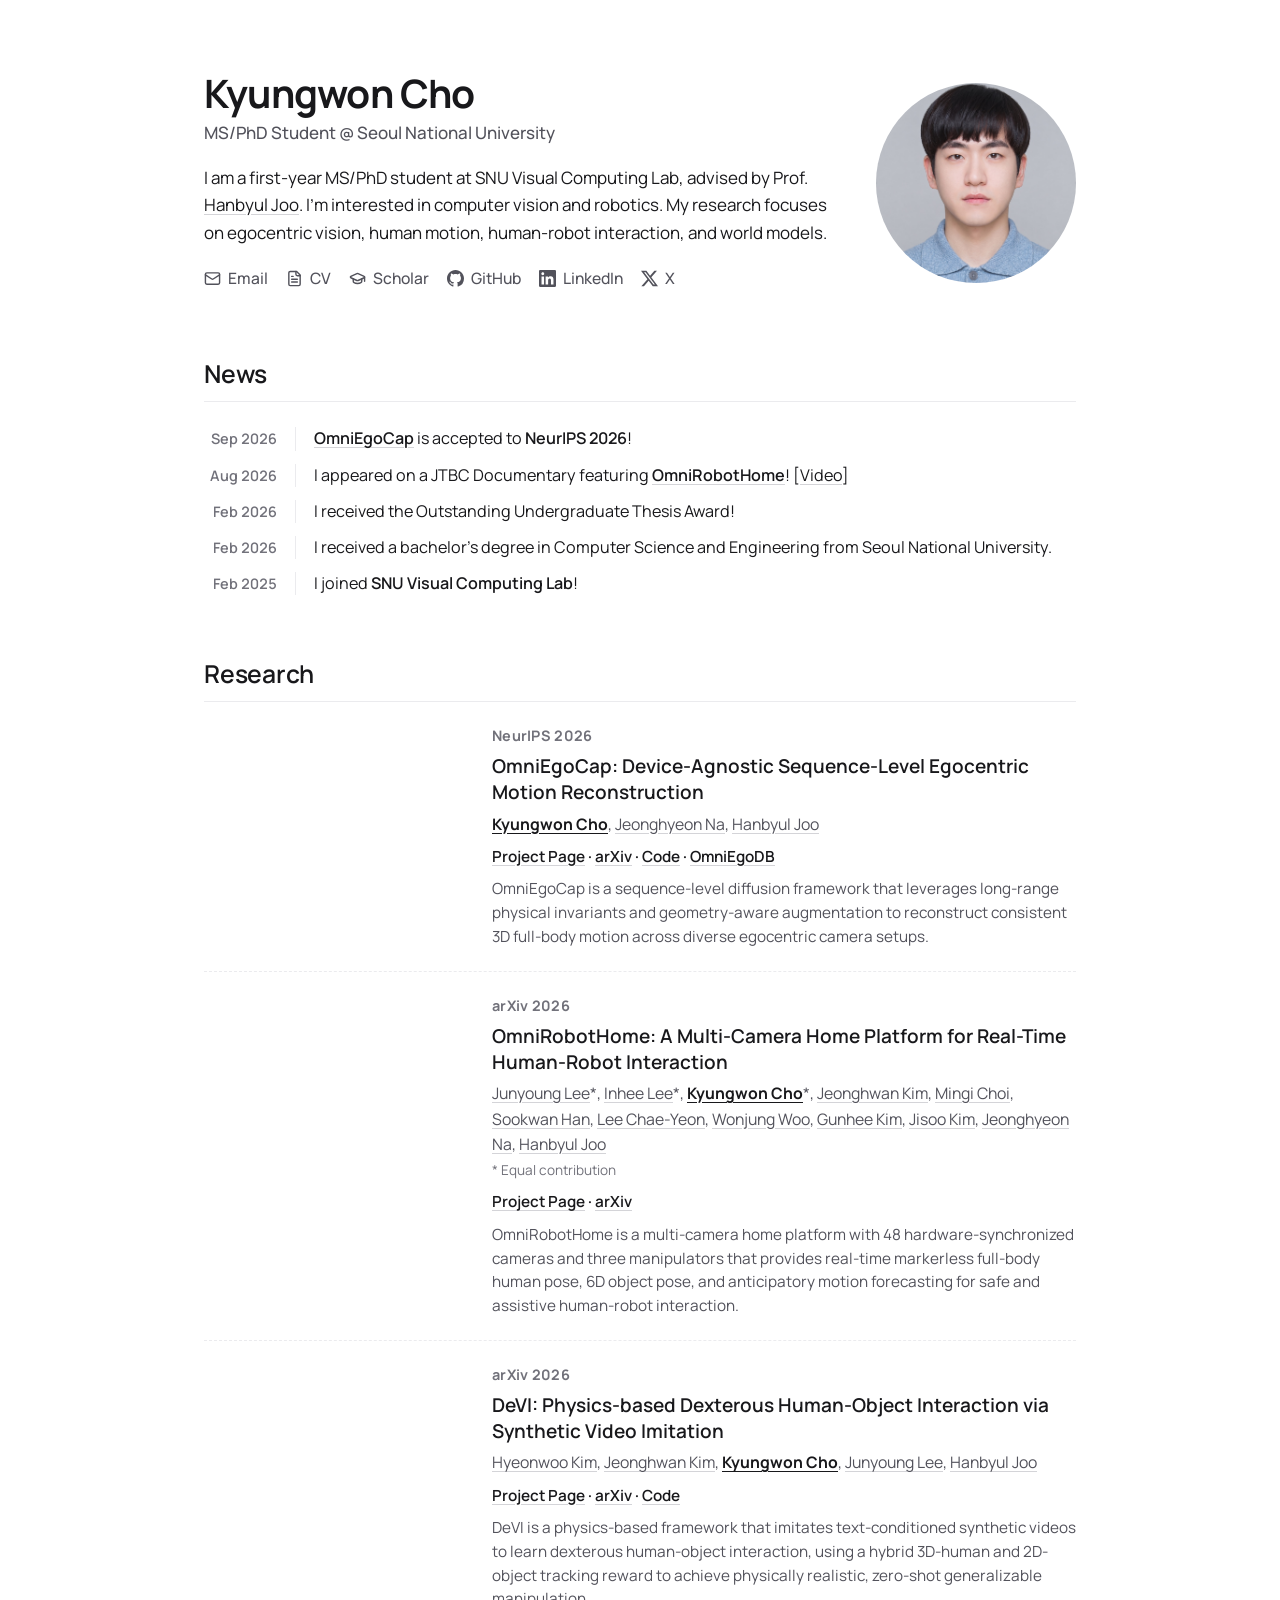
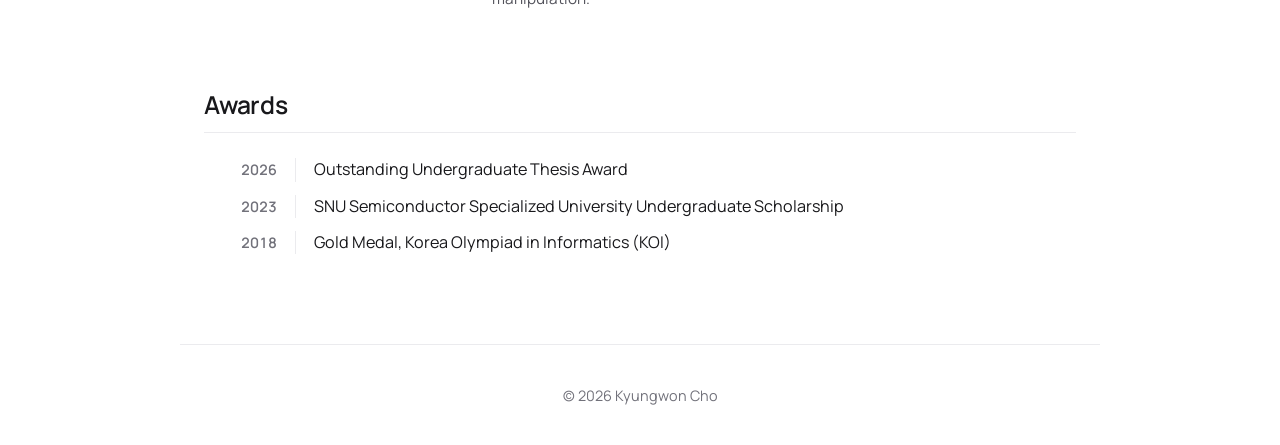
<file: index.html>
<!doctype html>
<html lang="en">
  <head>
    <meta charset="UTF-8" />
    <meta name="viewport" content="width=device-width, initial-scale=1" />

    <title>Kyungwon Cho</title>

    <meta name="author" content="Kyungwon Cho" />
    <meta
      name="description"
      content="Kyungwon Cho is an MS/PhD student at Seoul National University, advised by Prof. Hanbyul Joo, working on egocentric vision, human motion, human-robot interaction, and world models."
    />
    <link rel="canonical" href="https://kyungwoncho.github.io/" />
    <meta name="color-scheme" content="light dark" />
    <meta name="theme-color" content="#ffffff" media="(prefers-color-scheme: light)" />
    <meta name="theme-color" content="#111113" media="(prefers-color-scheme: dark)" />

    <!-- Link previews (KakaoTalk, Slack, X, ...) -->
    <meta property="og:type" content="profile" />
    <meta property="og:site_name" content="Kyungwon Cho" />
    <meta property="og:title" content="Kyungwon Cho" />
    <meta
      property="og:description"
      content="MS/PhD student at Seoul National University, advised by Prof. Hanbyul Joo. Egocentric vision, human motion, human-robot interaction, and world models."
    />
    <meta property="og:url" content="https://kyungwoncho.github.io/" />
    <meta
      property="og:image"
      content="https://kyungwoncho.github.io/images/KyungwonCho.jpg"
    />
    <meta property="og:image:alt" content="Photo of Kyungwon Cho" />
    <meta name="twitter:card" content="summary" />
    <meta name="twitter:creator" content="@kyungwon__cho" />

    <script type="application/ld+json">
      {
        "@context": "https://schema.org",
        "@type": "Person",
        "name": "Kyungwon Cho",
        "url": "https://kyungwoncho.github.io/",
        "image": "https://kyungwoncho.github.io/images/KyungwonCho.jpg",
        "jobTitle": "MS/PhD Student",
        "affiliation": {
          "@type": "CollegeOrUniversity",
          "name": "Seoul National University"
        },
        "sameAs": [
          "https://scholar.google.com/citations?user=PZb6v9cAAAAJ",
          "https://github.com/KyungWonCho",
          "https://www.linkedin.com/in/kyungwon-cho-873331298/",
          "https://x.com/kyungwon__cho"
        ]
      }
    </script>

    <link
      rel="shortcut icon"
      href="images/favicon/favicon.ico"
      type="image/x-icon"
    />
    <link rel="icon" type="image/png" sizes="32x32" href="images/favicon/favicon-32x32.png" />
    <link rel="icon" type="image/png" sizes="16x16" href="images/favicon/favicon-16x16.png" />
    <link rel="apple-touch-icon" sizes="180x180" href="images/favicon/apple-touch-icon.png" />
    <link rel="preconnect" href="https://fonts.googleapis.com" />
    <link rel="preconnect" href="https://fonts.gstatic.com" crossorigin />
    <link
      rel="stylesheet"
      href="https://fonts.googleapis.com/css2?family=Manrope:wght@400;500;600;700&display=swap"
    />
    <link rel="stylesheet" type="text/css" href="stylesheet.css" />
    <meta
      name="google-site-verification"
      content="S3HxSX9xMSOuVLsanDKnbXq0cvkMiFCRkz5KzjUDmPo"
    />

    <!-- Google tag (gtag.js) -->
    <script
      async
      src="https://www.googletagmanager.com/gtag/js?id=G-G4ESLVZ852"
    ></script>
    <script>
      window.dataLayer = window.dataLayer || [];
      function gtag() {
        dataLayer.push(arguments);
      }
      gtag("js", new Date());

      gtag("config", "G-G4ESLVZ852");
    </script>
  </head>

  <body>
    <main class="container">
      <header class="hero">
        <div>
          <h1 class="hero-name">Kyungwon Cho</h1>
          <p class="hero-subtitle">MS/PhD Student @ Seoul National University</p>
          <p class="hero-bio">
            I am a first-year MS/PhD student at
            SNU Visual Computing Lab,
            advised by Prof.
            <a href="https://jhugestar.github.io/">Hanbyul Joo</a>. I'm
            interested in computer vision and robotics. My research focuses on
            egocentric vision, human motion, human-robot interaction, and world
            models.
          </p>
          <ul class="hero-icons">
            <li><a href="mailto:cscandkswon@snu.ac.kr"><svg class="icon" viewBox="0 0 24 24" fill="none" stroke="currentColor" stroke-width="2" stroke-linecap="round" stroke-linejoin="round" aria-hidden="true"><rect x="2" y="4" width="20" height="16" rx="2"/><path d="m22 7-8.97 5.7a1.94 1.94 0 0 1-2.06 0L2 7"/></svg>Email</a></li>
            <li><a href="data/CV.pdf"><svg class="icon" viewBox="0 0 24 24" fill="none" stroke="currentColor" stroke-width="2" stroke-linecap="round" stroke-linejoin="round" aria-hidden="true"><path d="M15 2H6a2 2 0 0 0-2 2v16a2 2 0 0 0 2 2h12a2 2 0 0 0 2-2V7Z"/><path d="M14 2v4a2 2 0 0 0 2 2h4"/><path d="M16 13H8"/><path d="M16 17H8"/><path d="M10 9H8"/></svg>CV</a></li>
            <li><a href="https://scholar.google.com/citations?user=PZb6v9cAAAAJ&amp;hl=en"><svg class="icon" viewBox="0 0 24 24" fill="none" stroke="currentColor" stroke-width="2" stroke-linecap="round" stroke-linejoin="round" aria-hidden="true"><path d="M21.42 10.922a1 1 0 0 0-.019-1.838L12.83 5.18a2 2 0 0 0-1.66 0L2.6 9.08a1 1 0 0 0 0 1.832l8.57 3.908a2 2 0 0 0 1.66 0z"/><path d="M22 10v6"/><path d="M6 12.5V16a6 3 0 0 0 12 0v-3.5"/></svg>Scholar</a></li>
            <li><a href="https://github.com/KyungWonCho"><svg class="icon" viewBox="0 0 16 16" fill="currentColor" aria-hidden="true"><path d="M8 0C3.58 0 0 3.58 0 8c0 3.54 2.29 6.53 5.47 7.59.4.07.55-.17.55-.38 0-.19-.01-.82-.01-1.49-2.01.37-2.53-.49-2.69-.94-.09-.23-.48-.94-.82-1.13-.28-.15-.68-.52-.01-.53.63-.01 1.08.58 1.23.82.72 1.21 1.87.87 2.33.66.07-.52.28-.87.51-1.07-1.78-.2-3.64-.89-3.64-3.95 0-.87.31-1.59.82-2.15-.08-.2-.36-1.02.08-2.12 0 0 .67-.21 2.2.82.64-.18 1.32-.27 2-.27.68 0 1.36.09 2 .27 1.53-1.04 2.2-.82 2.2-.82.44 1.1.16 1.92.08 2.12.51.56.82 1.27.82 2.15 0 3.07-1.87 3.75-3.65 3.95.29.25.54.73.54 1.48 0 1.07-.01 1.93-.01 2.2 0 .21.15.46.55.38A8.013 8.013 0 0016 8c0-4.42-3.58-8-8-8z"/></svg>GitHub</a></li>
            <li><a href="https://www.linkedin.com/in/kyungwon-cho-873331298/"><svg class="icon" viewBox="0 0 24 24" fill="currentColor" aria-hidden="true"><path d="M20.447 20.452h-3.554v-5.569c0-1.328-.027-3.037-1.852-3.037-1.853 0-2.136 1.445-2.136 2.939v5.667H9.351V9h3.414v1.561h.046c.477-.9 1.637-1.85 3.37-1.85 3.601 0 4.267 2.37 4.267 5.455v6.286zM5.337 7.433c-1.144 0-2.063-.926-2.063-2.065 0-1.138.92-2.063 2.063-2.063 1.14 0 2.064.925 2.064 2.063 0 1.139-.925 2.065-2.064 2.065zm1.782 13.019H3.555V9h3.564v11.452zM22.225 0H1.771C.792 0 0 .774 0 1.729v20.542C0 23.227.792 24 1.771 24h20.451C23.2 24 24 23.227 24 22.271V1.729C24 .774 23.2 0 22.222 0h.003z"/></svg>LinkedIn</a></li>
            <li><a href="https://x.com/kyungwon__cho"><svg class="icon" viewBox="0 0 24 24" fill="currentColor" aria-hidden="true"><path d="M18.901 1.153h3.68l-8.04 9.19L24 22.846h-7.406l-5.8-7.584-6.638 7.584H.474l8.6-9.83L0 1.154h7.594l5.243 6.932ZM17.61 20.644h2.039L6.486 3.24H4.298Z"/></svg>X</a></li>
          </ul>
        </div>
        <img class="hero-avatar" src="images/KyungwonCho.jpg" alt="Kyungwon Cho" width="200" height="200" />
      </header>

      <section class="section">
        <h2 class="section-title">News</h2>
        <ul class="timeline">
          <li class="timeline-item">
            <span class="timeline-date">Sep 2026</span>
            <span class="timeline-text"><a href="https://kyungwoncho.github.io/OmniEgoCap"><b>OmniEgoCap</b></a> is accepted to <b>NeurIPS 2026</b>!</span>
          </li>
          <li class="timeline-item">
            <span class="timeline-date">Aug 2026</span>
            <span class="timeline-text">I appeared on a JTBC Documentary featuring
              <a href="https://junc0ng.github.io/omnirobothome/"><b>OmniRobotHome</b></a>!
              [<a href="https://www.youtube.com/watch?v=rhQsB5vjb7A">Video</a>]</span>
          </li>
          <li class="timeline-item">
            <span class="timeline-date">Feb 2026</span>
            <span class="timeline-text">I received the Outstanding Undergraduate Thesis Award!</span>
          </li>
          <li class="timeline-item">
            <span class="timeline-date">Feb 2026</span>
            <span class="timeline-text">I received a bachelor's degree in Computer Science and
              Engineering from Seoul National University.</span>
          </li>
          <li class="timeline-item">
            <span class="timeline-date">Feb 2025</span>
            <span class="timeline-text">I joined <b>SNU Visual Computing Lab</b>!</span>
          </li>
        </ul>
      </section>

      <section class="section">
        <h2 class="section-title">Research</h2>
        <ol class="publications">
          <li class="pub">
            <div class="pub-media">
              <video autoplay muted loop playsinline width="640" height="360" aria-label="OmniEgoCap teaser">
                <source src="images/thumbs/OmniEgoCap.mp4" type="video/mp4" />
              </video>
            </div>
            <div>
              <p class="pub-venue"><span>NeurIPS 2026</span></p>
              <h3 class="pub-title">
                OmniEgoCap: Device-Agnostic Sequence-Level Egocentric Motion
                Reconstruction
              </h3>
              <p class="pub-authors">
                <span class="me">Kyungwon Cho</span>,
                <a href="https://nagooon.github.io/">Jeonghyeon Na</a>,
                <a href="https://jhugestar.github.io/">Hanbyul Joo</a>
              </p>
              <p class="pub-links">
                <a href="https://kyungwoncho.github.io/OmniEgoCap">Project Page</a>
                &middot;
                <a href="https://arxiv.org/abs/2512.19283">arXiv</a>
                &middot;
                <a href="https://github.com/KyungWonCho/OmniEgoCap">Code</a>
                &middot;
                <a href="https://huggingface.co/datasets/cscandkswon/OmniEgoDB">OmniEgoDB</a>
              </p>
              <p class="pub-summary">
                OmniEgoCap is a sequence-level diffusion framework that leverages
                long-range physical invariants and geometry-aware augmentation to
                reconstruct consistent 3D full-body motion across diverse
                egocentric camera setups.
              </p>
            </div>
          </li>

          <li class="pub">
            <div class="pub-media">
              <video autoplay muted loop playsinline width="600" height="338" aria-label="OmniRobotHome teaser">
                <source src="images/thumbs/OmniRobotHome.mp4" type="video/mp4" />
              </video>
            </div>
            <div>
              <p class="pub-venue"><span>arXiv 2026</span></p>
              <h3 class="pub-title">
                OmniRobotHome: A Multi-Camera Home Platform for Real-Time
                Human-Robot Interaction
              </h3>
              <p class="pub-authors">
                <a href="https://junc0ng.github.io/">Junyoung Lee</a>*,
                <a href="https://sulwon-0516.github.io/">Inhee Lee</a>*,
                <span class="me">Kyungwon Cho</span>*,
                <a href="https://canoneod.github.io/">Jeonghwan Kim</a>,
                <a href="https://willi19.github.io/">Mingi Choi</a>,
                <a href="https://jellyheadandrew.github.io/">Sookwan Han</a>,
                <a href="https://chae0382.github.io/">Lee Chae-Yeon</a>,
                <a href="https://wonjungwoo.github.io/">Wonjung Woo</a>,
                <a href="https://gunhee1113.github.io/">Gunhee Kim</a>,
                <a href="https://jlogkim.github.io/">Jisoo Kim</a>,
                <a href="https://nagooon.github.io/">Jeonghyeon Na</a>,
                <a href="https://jhugestar.github.io/">Hanbyul Joo</a>
                <br /><span class="pub-note">* Equal contribution</span>
              </p>
              <p class="pub-links">
                <a href="https://junc0ng.github.io/omnirobothome/">Project Page</a>
                &middot;
                <a href="https://arxiv.org/abs/2604.28197">arXiv</a>
              </p>
              <p class="pub-summary">
                OmniRobotHome is a multi-camera home platform with 48
                hardware-synchronized cameras and three manipulators that
                provides real-time markerless full-body human pose, 6D object
                pose, and anticipatory motion forecasting for safe and assistive
                human-robot interaction.
              </p>
            </div>
          </li>

          <li class="pub">
            <div class="pub-media">
              <video autoplay muted loop playsinline width="640" height="426" aria-label="DeVI teaser">
                <source src="images/thumbs/DeVI.mp4" type="video/mp4" />
              </video>
            </div>
            <div>
              <p class="pub-venue"><span>arXiv 2026</span></p>
              <h3 class="pub-title">
                DeVI: Physics-based Dexterous Human-Object Interaction via
                Synthetic Video Imitation
              </h3>
              <p class="pub-authors">
                <a href="https://www.sshowbiz.xyz/">Hyeonwoo Kim</a>,
                <a href="https://canoneod.github.io/">Jeonghwan Kim</a>,
                <span class="me">Kyungwon Cho</span>,
                <a href="https://junc0ng.github.io/">Junyoung Lee</a>,
                <a href="https://jhugestar.github.io/">Hanbyul Joo</a>
              </p>
              <p class="pub-links">
                <a href="https://snuvclab.github.io/devi/">Project Page</a>
                &middot;
                <a href="https://arxiv.org/abs/2604.20841">arXiv</a>
                &middot;
                <a href="https://github.com/snuvclab/devi">Code</a>
              </p>
              <p class="pub-summary">
                DeVI is a physics-based framework that imitates text-conditioned
                synthetic videos to learn dexterous human-object interaction,
                using a hybrid 3D-human and 2D-object tracking reward to achieve
                physically realistic, zero-shot generalizable manipulation.
              </p>
            </div>
          </li>
        </ol>
      </section>

      <section class="section">
        <h2 class="section-title">Awards</h2>
        <ul class="timeline">
          <li class="timeline-item">
            <span class="timeline-date">2026</span>
            <span class="timeline-text">Outstanding Undergraduate Thesis Award</span>
          </li>
          <li class="timeline-item">
            <span class="timeline-date">2023</span>
            <span class="timeline-text">SNU Semiconductor Specialized University Undergraduate Scholarship</span>
          </li>
          <li class="timeline-item">
            <span class="timeline-date">2018</span>
            <span class="timeline-text">Gold Medal, Korea Olympiad in Informatics (KOI)</span>
          </li>
        </ul>
      </section>
    </main>

    <footer class="site-footer">
      <p>&copy; 2026 Kyungwon Cho</p>
    </footer>
  </body>
</html>
</file>
<file: stylesheet.css>
:root {
  --fg: #18181b;
  --fg-soft: #52525b;
  --fg-muted: #71717a;
  --bg: #ffffff;
  --border: #ebebee;
  --underline: #d4d4d8;
  --radius: 8px;
}

@media (prefers-color-scheme: dark) {
  :root {
    --fg: #f4f4f5;
    --fg-soft: #b4b4bb;
    --fg-muted: #8b8b94;
    --bg: #111113;
    --border: #26262b;
    --underline: #4a4a52;
  }
}

* {
  box-sizing: border-box;
}

html {
  font-size: 17px;
}

body {
  margin: 0;
  font-family: "Manrope", -apple-system, BlinkMacSystemFont, "Segoe UI", sans-serif;
  font-size: 1rem;
  line-height: 1.6;
  color: var(--fg);
  background: var(--bg);
  -webkit-font-smoothing: antialiased;
}

a {
  color: var(--fg);
  text-decoration: underline;
  text-decoration-color: var(--underline);
  text-underline-offset: 3px;
  transition: text-decoration-color 0.15s ease;
}

a:hover {
  text-decoration-color: currentColor;
}

.container {
  max-width: 920px;
  margin: 0 auto;
  padding: 72px 24px 32px;
}

/* Hero */
.hero {
  display: grid;
  grid-template-columns: minmax(0, 1fr) 200px;
  gap: 44px;
  align-items: center;
  margin-bottom: 60px;
}

.hero-name {
  margin: 0 0 4px;
  font-size: 2.3rem;
  font-weight: 700;
  line-height: 1.1;
  letter-spacing: -0.02em;
}

.hero-subtitle {
  margin: 0 0 18px;
  color: var(--fg-soft);
  font-weight: 500;
}

.hero-bio {
  margin: 0 0 20px;
}

.hero-icons {
  display: flex;
  flex-wrap: wrap;
  gap: 10px 18px;
  margin: 0;
  padding: 0;
  list-style: none;
}

.hero-icons a {
  display: inline-flex;
  align-items: center;
  gap: 7px;
  color: var(--fg-soft);
  font-size: 0.92rem;
  font-weight: 500;
  text-decoration: none;
  transition: color 0.15s ease, transform 0.15s ease;
}

.hero-icons a:hover {
  color: var(--fg);
  transform: translateY(-2px);
}

.icon {
  width: 17px;
  height: 17px;
  flex: 0 0 17px;
}

.hero-avatar {
  display: block;
  width: 200px;
  height: 200px;
  object-fit: cover;
  object-position: 50% 22%;
  border-radius: 50%;
}

/* Sections */
.section {
  margin: 0 0 52px;
}

.section-title {
  margin: 0 0 18px;
  padding-bottom: 8px;
  border-bottom: 1px solid var(--border);
  font-size: 1.45rem;
  font-weight: 600;
  letter-spacing: -0.01em;
}

/* News, Awards */
.timeline {
  margin: 0;
  padding: 0;
  list-style: none;
}

.timeline-item {
  display: grid;
  grid-template-columns: 92px minmax(0, 1fr);
  align-items: baseline;
  padding: 6px 0;
}

.timeline-date {
  padding-right: 18px;
  border-right: 1px solid var(--border);
  text-align: right;
  color: var(--fg-muted);
  font-size: 0.85rem;
  font-weight: 600;
  font-variant-numeric: tabular-nums;
  white-space: nowrap;
}

.timeline-text {
  padding-left: 18px;
  font-size: 0.95rem;
  line-height: 1.5;
}

.timeline-text b {
  font-weight: 600;
}

/* Publications */
.publications {
  margin: 0;
  padding: 0;
  list-style: none;
}

.pub {
  display: grid;
  grid-template-columns: 260px minmax(0, 1fr);
  gap: 28px;
  padding: 22px 0;
  border-bottom: 1px dashed var(--border);
}

.pub:first-child {
  padding-top: 4px;
}

.pub:last-child {
  border-bottom: 0;
}

.pub-media img,
.pub-media video {
  display: block;
  width: 100%;
  height: auto;
  border-radius: var(--radius);
}

.pub-venue {
  display: flex;
  flex-wrap: wrap;
  align-items: center;
  gap: 8px;
  margin: 0 0 6px;
  color: var(--fg-muted);
  font-size: 0.85rem;
  font-weight: 700;
  letter-spacing: 0.02em;
}

.pub-title {
  margin: 0 0 6px;
  font-size: 1.12rem;
  font-weight: 600;
  line-height: 1.38;
}

.pub-authors {
  margin: 0 0 8px;
  color: var(--fg-soft);
  font-size: 0.93rem;
}

.pub-authors a {
  color: var(--fg-soft);
}

.pub-authors .me {
  color: var(--fg);
  font-weight: 700;
  text-decoration: underline;
  text-decoration-color: currentColor;
  text-underline-offset: 3px;
}

.pub-note {
  color: var(--fg-muted);
  font-size: 0.8rem;
}

.pub-links {
  margin: 0 0 8px;
  font-size: 0.9rem;
  font-weight: 600;
}

.pub-summary {
  margin: 0;
  color: var(--fg-soft);
  font-size: 0.9rem;
  line-height: 1.55;
}

.site-footer {
  max-width: 920px;
  margin: 0 auto;
  padding: 24px;
  border-top: 1px solid var(--border);
  text-align: center;
  color: var(--fg-muted);
  font-size: 0.85rem;
}

@media (max-width: 720px) {
  .container {
    padding: 40px 16px 24px;
  }

  .hero {
    grid-template-columns: 1fr;
    gap: 20px;
    margin-bottom: 44px;
  }

  .hero-avatar {
    order: -1;
    width: 140px;
    height: 140px;
  }

  .hero-name {
    font-size: 1.9rem;
  }

  .timeline-item {
    grid-template-columns: 78px minmax(0, 1fr);
  }

  .timeline-date {
    padding-right: 12px;
    font-size: 0.78rem;
  }

  .timeline-text {
    padding-left: 12px;
    font-size: 0.9rem;
  }

  .pub {
    grid-template-columns: 1fr;
    gap: 14px;
  }
}
</file>
